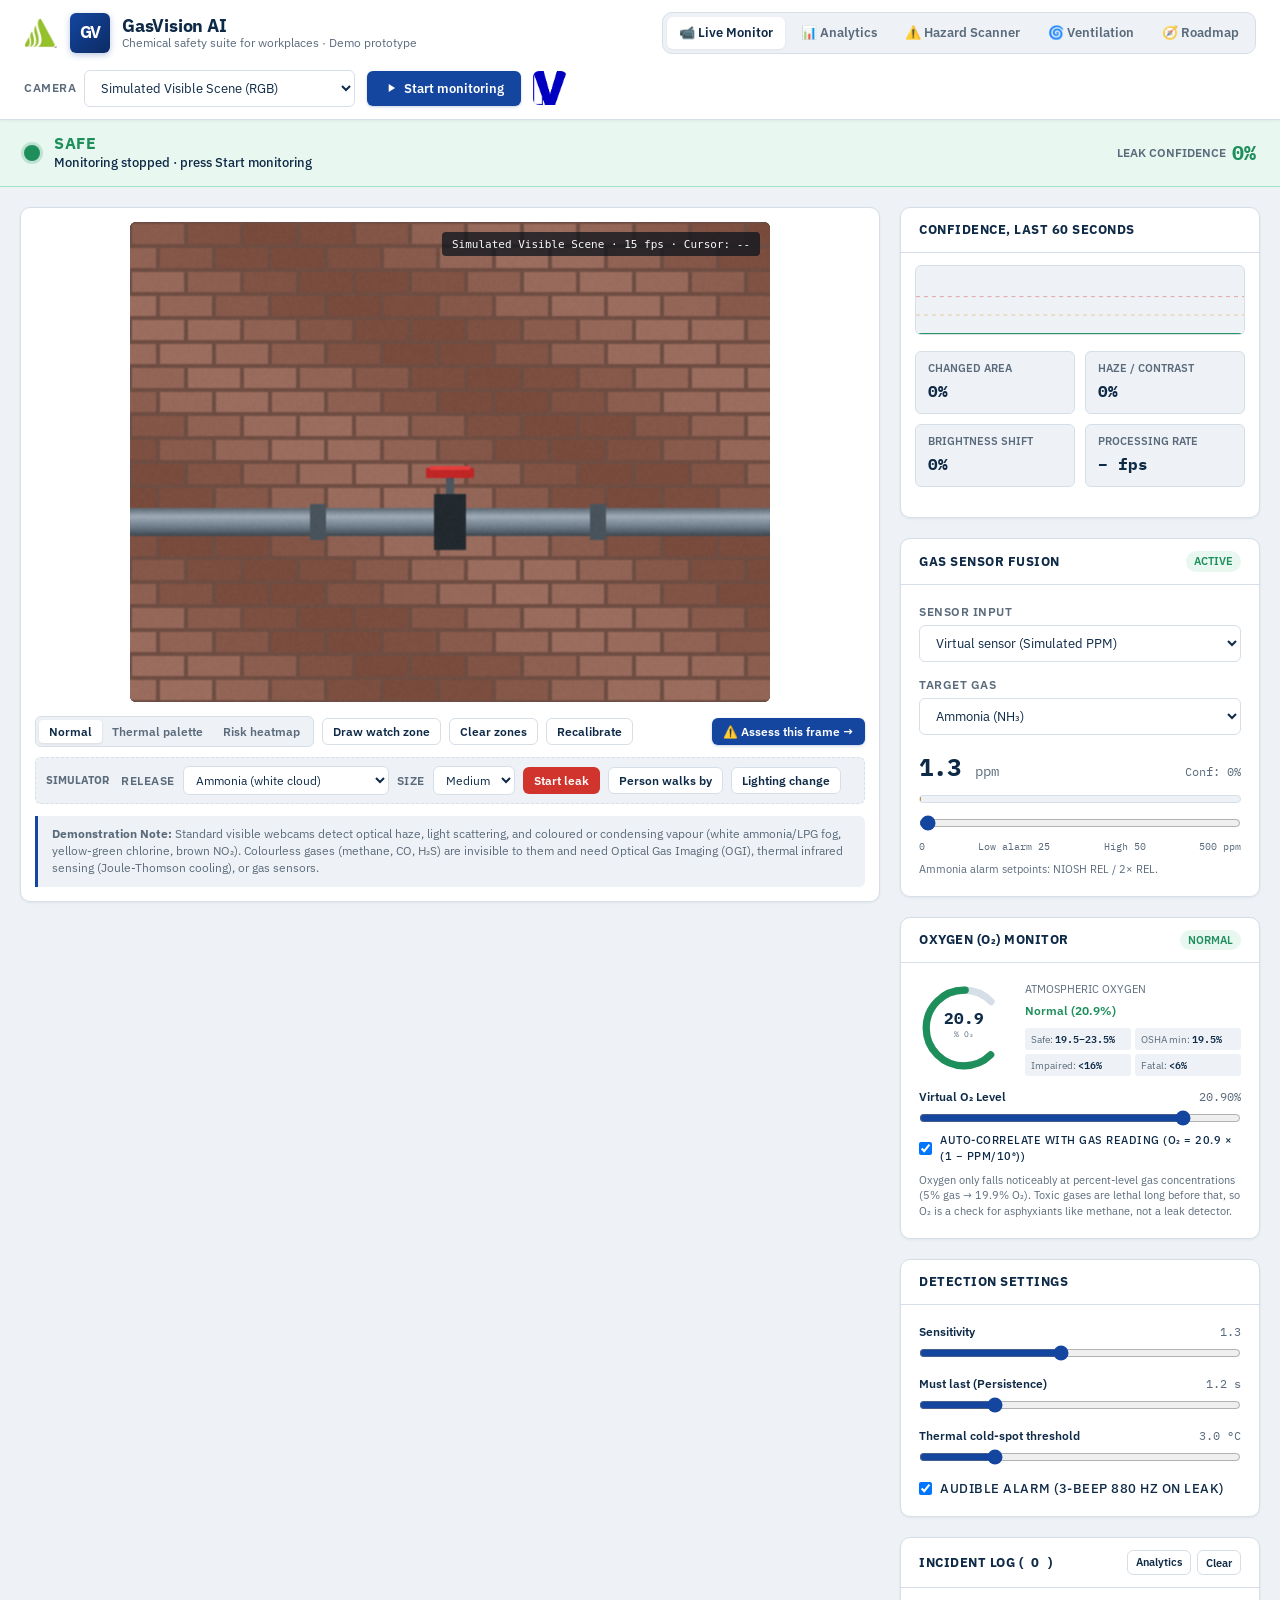
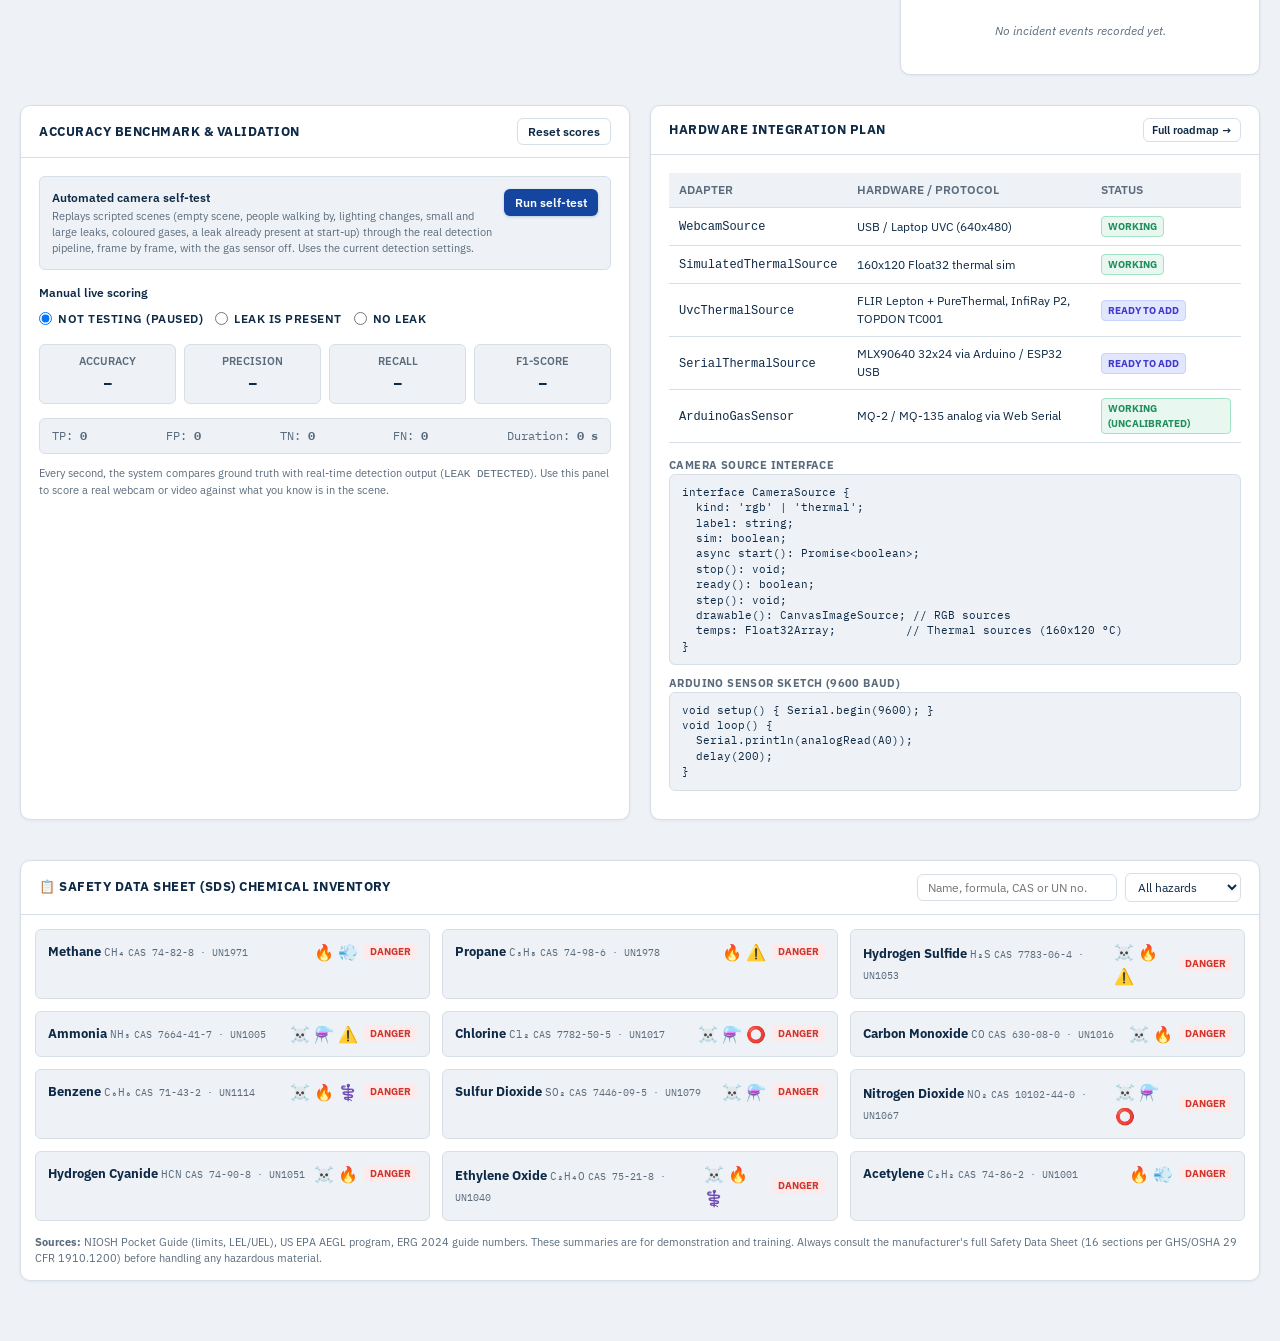
<file: index.html>
<!DOCTYPE html>
<html lang="en">
<head>
  <meta charset="UTF-8">
  <meta name="viewport" content="width=device-width, initial-scale=1.0">
  <title>GasVision AI – Chemical Safety Suite</title>
  <meta name="description" content="AI camera leak detection, analytics and chemical hazard assessment for workplaces (demo prototype).">
  <link rel="preconnect" href="https://fonts.googleapis.com">
  <link rel="preconnect" href="https://fonts.gstatic.com" crossorigin>
  <link href="https://fonts.googleapis.com/css2?family=IBM+Plex+Mono:wght@400;500;600&family=IBM+Plex+Sans:wght@400;500;600;700&display=swap" rel="stylesheet">
  <link rel="stylesheet" href="css/app.css">
  <link rel="stylesheet" href="css/views.css">
</head>
<body>

  <!-- Hidden Video File Input -->
  <input type="file" id="videoFileInput" accept="video/*" hidden>

  <!-- Top Navigation Header -->
  <header>
    <div class="brand-section">
      <img src="assets/sarvam_icon.png" onerror="this.src='[data-uri]'" alt="Sarvam Safety" title="Sarvam Safety" class="header-icon-logo header-icon-left">
      <div class="logo-square" aria-hidden="true">GV</div>
      <div class="brand-titles">
        <h1>GasVision AI</h1>
        <p>Chemical safety suite for workplaces &middot; Demo prototype</p>
      </div>
    </div>

    <nav class="app-nav" aria-label="Screens">
      <a href="#monitor" data-route="monitor" class="nav-link">📹 Live Monitor</a>
      <a href="#analytics" data-route="analytics" class="nav-link">📊 Analytics <span id="navIncidentBadge" class="nav-badge" hidden>0</span></a>
      <a href="#hazard" data-route="hazard" class="nav-link">⚠️ Hazard Scanner</a>
      <a href="#ventilation" data-route="ventilation" class="nav-link">🌀 Ventilation</a>
      <a href="#roadmap" data-route="roadmap" class="nav-link">🧭 Roadmap</a>
    </nav>

    <div class="header-controls">
      <div class="control-group">
        <label for="cameraSourceSelect">Camera</label>
        <select id="cameraSourceSelect">
          <option value="sim-rgb" selected>Simulated Visible Scene (RGB)</option>
          <option value="sim-thermal">Simulated Thermal Camera (160x120)</option>
          <option value="webcam">Webcam (Live Laptop Camera)</option>
          <option value="video-file">Video File (Local MP4/WebM)</option>
        </select>
      </div>

      <button id="toggleMonitorBtn" class="btn btn-primary" aria-live="polite">
        <svg width="14" height="14" viewBox="0 0 24 24" fill="currentColor">
          <path d="M8 5v14l11-7z"/>
        </svg>
        <span>Start monitoring</span>
      </button>

      <img src="assets/iinvty_icon.png" onerror="this.src='[data-uri]'" alt="IINVTY" title="IINVTY" class="header-icon-logo header-icon-right">
    </div>
  </header>

  <!-- Full-Width Status Band (visible on every screen) -->
  <div id="statusBand" class="status-band state-safe" role="region" aria-label="System status">
    <div class="status-left">
      <div class="status-dot" aria-hidden="true"></div>
      <div class="status-text-wrap">
        <div id="statusHeading" class="status-heading">SAFE</div>
        <div id="statusSubtext" class="status-subtext">Monitoring stopped &middot; press Start monitoring</div>
      </div>
    </div>
    <div class="status-right">
      <button id="statusAssessBtn" class="btn btn-danger btn-sm" hidden>Assess hazard →</button>
      <span class="conf-label">Leak confidence</span>
      <span id="statusConfidence" class="conf-value">0%</span>
    </div>
  </div>

  <!-- =================================================================
       VIEW 1 · LIVE MONITOR
       ================================================================= -->
  <main id="view-monitor" class="view">
  <div class="container">
    <div class="main-grid">

      <!-- Left Column: Video Feed & Primary Controls -->
      <section class="feed-column">
        <div class="card">
          <div class="card-body" style="padding: 14px;">
            <div class="feed-wrapper" id="feedWrapper">
              <canvas id="displayCanvas" width="640" height="480"></canvas>

              <!-- Camera Permission / Error Overlay -->
              <div id="cameraErrorOverlay" class="feed-overlay" hidden>
                <h3>Webcam Access Required</h3>
                <p>Could not connect to webcam. Please ensure your browser allows camera access for this tab, or open this HTML file directly in its own tab, or return to the simulated scene.</p>
                <div style="display: flex; gap: 8px;">
                  <button id="retryCameraBtn" class="btn btn-primary btn-sm">Retry Webcam</button>
                  <button id="fallbackSimBtn" class="btn btn-secondary btn-sm">Switch to Simulated Scene</button>
                </div>
              </div>

              <!-- Calibration Overlay -->
              <div id="calibrationOverlay" class="feed-overlay" style="background: rgba(12, 19, 29, 0.65);" hidden>
                <div class="spinner"></div>
                <h3 id="calibrationText">Calibrating background baseline... 3 s</h3>
                <p style="font-size: 12px; margin-bottom: 0;">Observing ambient noise floor and learning background model</p>
              </div>
            </div>

            <!-- Feed Toolbar -->
            <div class="feed-toolbar">
              <div class="toolbar-group">
                <div class="segmented-control" id="viewModeControl" role="group" aria-label="Display View">
                  <button class="segmented-btn active" data-view="normal">Normal</button>
                  <button class="segmented-btn" data-view="thermal">Thermal palette</button>
                  <button class="segmented-btn" data-view="heatmap">Risk heatmap</button>
                </div>

                <button id="drawZoneBtn" class="btn btn-secondary btn-sm" title="Click and drag a box on the camera feed">
                  Draw watch zone
                </button>
                <button id="clearZonesBtn" class="btn btn-secondary btn-sm" title="Clear custom watch zones">
                  Clear zones
                </button>
                <button id="recalibrateBtn" class="btn btn-secondary btn-sm" title="Reset and re-learn background baseline">
                  Recalibrate
                </button>
              </div>
              <button id="assessNowBtn" class="btn btn-primary btn-sm" title="Send the current frame to the Hazard Scanner">
                ⚠️ Assess this frame →
              </button>
            </div>

            <!-- Simulation Only Controls -->
            <div class="sim-panel" id="simControlsGroup">
              <span class="sim-panel-title">Simulator</span>
              <div class="control-group">
                <label for="simChemicalSelect">Release</label>
                <select id="simChemicalSelect" class="select-sm"></select>
              </div>
              <div class="control-group">
                <label for="simLeakSize">Size</label>
                <select id="simLeakSize" class="select-sm">
                  <option value="0.35">Small</option>
                  <option value="1" selected>Medium</option>
                  <option value="1.5">Large</option>
                </select>
              </div>
              <button id="toggleLeakBtn" class="btn btn-danger btn-sm">Start leak</button>
              <button id="walkPersonBtn" class="btn btn-secondary btn-sm" title="Send a moving human across the scene to test false-alarm rejection">
                Person walks by
              </button>
              <button id="lightingBtn" class="btn btn-secondary btn-sm" title="Dim or restore the lights (thermal: HVAC temperature swing) to test false-alarm rejection">
                Lighting change
              </button>
            </div>

            <div class="context-tip">
              <strong>Demonstration Note:</strong> Standard visible webcams detect optical haze, light scattering, and coloured or condensing vapour (white ammonia/LPG fog, yellow-green chlorine, brown NO₂). Colourless gases (methane, CO, H₂S) are invisible to them and need Optical Gas Imaging (OGI), thermal infrared sensing (Joule-Thomson cooling), or gas sensors.
            </div>
          </div>
        </div>
      </section>

      <!-- Right Column: Telemetry, Fusion, Settings & Alerts -->
      <aside class="sidebar-column">

        <!-- Sparkline Card -->
        <div class="card">
          <div class="card-header">
            <span class="card-title">Confidence, last 60 seconds</span>
          </div>
          <div class="card-body" style="padding: 12px 14px 14px 14px;">
            <div class="sparkline-container">
              <canvas id="sparklineCanvas" width="330" height="70"></canvas>
            </div>

            <div class="metrics-tiles">
              <div class="tile">
                <span class="tile-label">Changed area</span>
                <span id="tileArea" class="tile-value">0%</span>
              </div>
              <div class="tile">
                <span class="tile-label">Haze / contrast</span>
                <span id="tileHaze" class="tile-value">0%</span>
              </div>
              <div class="tile">
                <span id="tileShiftLabel" class="tile-label">Brightness shift</span>
                <span id="tileShift" class="tile-value">0%</span>
              </div>
              <div class="tile">
                <span class="tile-label">Processing rate</span>
                <span id="tileFps" class="tile-value">– fps</span>
              </div>
            </div>
          </div>
        </div>

        <!-- Gas Sensor Fusion Card -->
        <div class="card">
          <div class="card-header">
            <span class="card-title">Gas Sensor Fusion</span>
            <span id="sensorStatusBadge" class="sensor-badge" style="background: var(--safe-bg); color: var(--safe);">Active</span>
          </div>
          <div class="card-body">
            <div class="setting-row">
              <label for="sensorModeSelect">Sensor Input</label>
              <select id="sensorModeSelect">
                <option value="off">Off (Camera only)</option>
                <option value="virtual" selected>Virtual sensor (Simulated PPM)</option>
                <option value="arduino">Arduino (USB via Web Serial)</option>
              </select>
            </div>

            <div class="setting-row">
              <label for="sensorGasSelect">Target gas</label>
              <select id="sensorGasSelect"></select>
            </div>

            <div id="virtualSensorWrap">
              <div class="sensor-readout">
                <span class="sensor-ppm-display"><span id="sensorPpmVal">0</span> <span style="font-size: 14px; color: var(--muted); font-weight: normal;">ppm</span></span>
                <span id="sensorConfVal" style="font-family: var(--font-mono); font-size: 12px; color: var(--muted);">Conf: 0%</span>
              </div>
              <div class="sensor-bar-bg">
                <div id="sensorBarFill" class="sensor-bar-fill"></div>
              </div>
              <input type="range" id="virtualSensorSlider" min="0" max="500" step="1" value="0" aria-label="Virtual sensor reading">
              <div id="sensorScale" class="sensor-scale"></div>
              <p id="sensorBasis" class="fine-print"></p>
            </div>

            <div id="arduinoSerialWrap" hidden style="margin-top: 10px;">
              <button id="connectSerialBtn" class="btn btn-secondary btn-sm" style="width: 100%;">
                Connect Arduino USB
              </button>
              <p class="fine-print">
                Reads a 9600 baud serial stream from an MQ-series analog pin. Uses an <strong>uncalibrated</strong> demo mapping (<code>ppm &approx; raw &times; 2</code>); real deployments need a calibrated sensor.
              </p>
            </div>
          </div>
        </div>

        <!-- Oxygen Monitoring Card -->
        <div class="card">
          <div class="card-header">
            <span class="card-title">Oxygen (O₂) Monitor</span>
            <span id="o2StatusBadge" class="sensor-badge" style="background: var(--safe-bg); color: var(--safe);">Normal</span>
          </div>
          <div class="card-body">
            <div style="display: flex; align-items: center; gap: 16px; margin-bottom: 12px;">
              <div style="position: relative; width: 90px; height: 90px; flex-shrink: 0;">
                <svg id="o2Gauge" viewBox="0 0 100 100" width="90" height="90">
                  <circle cx="50" cy="50" r="42" fill="none" stroke="var(--border)" stroke-width="8" stroke-dasharray="198 66" stroke-dashoffset="-33" stroke-linecap="round"/>
                  <circle id="o2GaugeArc" cx="50" cy="50" r="42" fill="none" stroke="var(--safe)" stroke-width="8" stroke-dasharray="198 66" stroke-dashoffset="-33" stroke-linecap="round" style="transition: stroke-dasharray 0.3s ease, stroke 0.3s ease;"/>
                  <text x="50" y="46" text-anchor="middle" font-family="var(--font-mono)" font-size="18" font-weight="700" fill="var(--ink)"><tspan id="o2ValueText">20.9</tspan></text>
                  <text x="50" y="60" text-anchor="middle" font-family="var(--font-mono)" font-size="9" fill="var(--muted)">% O₂</text>
                </svg>
              </div>
              <div style="flex-grow: 1;">
                <div style="font-size: 11px; color: var(--muted); margin-bottom: 4px;">ATMOSPHERIC OXYGEN</div>
                <div id="o2StatusText" style="font-size: 12px; font-weight: 600; color: var(--safe); margin-bottom: 8px;">Normal (20.9%)</div>
                <div class="o2-thresholds">
                  <div><span>Safe:</span> <b>19.5–23.5%</b></div>
                  <div><span>OSHA min:</span> <b>19.5%</b></div>
                  <div><span>Impaired:</span> <b>&lt;16%</b></div>
                  <div><span>Fatal:</span> <b>&lt;6%</b></div>
                </div>
              </div>
            </div>
            <div class="setting-row" style="margin-bottom: 6px;">
              <div class="setting-header">
                <span class="setting-title">Virtual O₂ Level</span>
                <span id="o2SliderVal" class="setting-val">20.90%</span>
              </div>
              <input type="range" id="o2Slider" min="0" max="25" step="0.1" value="20.9" aria-label="Virtual oxygen level">
            </div>
            <label class="checkbox-row" style="font-size: 11px;">
              <input type="checkbox" id="o2AutoCorrelate" checked>
              <span>Auto-correlate with gas reading (O₂ = 20.9 × (1 − ppm/10⁶))</span>
            </label>
            <p class="fine-print">Oxygen only falls noticeably at percent-level gas concentrations (5% gas → 19.9% O₂). Toxic gases are lethal long before that, so O₂ is a check for asphyxiants like methane, not a leak detector.</p>
          </div>
        </div>

        <!-- Detection Settings Card -->
        <div class="card">
          <div class="card-header">
            <span class="card-title">Detection Settings</span>
          </div>
          <div class="card-body">
            <div class="setting-row">
              <div class="setting-header">
                <span class="setting-title">Sensitivity</span>
                <span id="valSensitivity" class="setting-val">1.3</span>
              </div>
              <input type="range" id="sliderSensitivity" min="0.6" max="2.2" step="0.1" value="1.3">
            </div>

            <div class="setting-row">
              <div class="setting-header">
                <span class="setting-title">Must last (Persistence)</span>
                <span id="valPersistence" class="setting-val">1.2 s</span>
              </div>
              <input type="range" id="sliderPersistence" min="0.4" max="4.0" step="0.2" value="1.2">
            </div>

            <div class="setting-row">
              <div class="setting-header">
                <span class="setting-title">Thermal cold-spot threshold</span>
                <span id="valColdThresh" class="setting-val">3.0 &deg;C</span>
              </div>
              <input type="range" id="sliderColdThresh" min="1.0" max="10.0" step="0.5" value="3.0">
            </div>

            <label class="checkbox-row">
              <input type="checkbox" id="alarmSoundToggle" checked>
              <span>Audible Alarm (3-beep 880 Hz on Leak)</span>
            </label>
          </div>
        </div>

        <!-- Alert Log Card -->
        <div class="card">
          <div class="card-header">
            <span class="card-title">Incident Log (<span id="alertCount">0</span>)</span>
            <div style="display: flex; gap: 6px;">
              <a href="#analytics" class="btn btn-secondary btn-xs">Analytics</a>
              <button id="clearAlertsBtn" class="btn btn-secondary btn-xs">Clear</button>
            </div>
          </div>
          <div class="card-body" style="padding: 10px;">
            <div id="alertList" class="alert-list">
              <div class="empty-log">No incident events recorded yet.</div>
            </div>
          </div>
        </div>

      </aside>
    </div>

    <!-- Lower Section: Accuracy Testing & Hardware Integration Plan -->
    <div class="lower-grid">

      <!-- Accuracy Test Panel -->
      <section class="card">
        <div class="card-header">
          <span class="card-title">Accuracy Benchmark &amp; Validation</span>
          <button id="resetAccuracyBtn" class="btn btn-secondary btn-sm">Reset scores</button>
        </div>
        <div class="card-body">
          <div class="benchmark-box">
            <div class="benchmark-head">
              <div>
                <div class="setting-title">Automated camera self-test</div>
                <p class="fine-print" style="margin-top: 2px;">Replays scripted scenes (empty scene, people walking by, lighting changes, small and large leaks, coloured gases, a leak already present at start-up) through the real detection pipeline, frame by frame, with the gas sensor off. Uses the current detection settings.</p>
              </div>
              <button id="runBenchmarkBtn" class="btn btn-primary btn-sm">Run self-test</button>
            </div>
            <div id="benchmarkProgress" class="benchmark-progress" hidden><div id="benchmarkProgressFill"></div></div>
            <div id="benchmarkSummary" class="benchmark-summary" hidden></div>
            <div id="benchmarkResults" class="table-container" hidden></div>
          </div>

          <div class="setting-title" style="margin: 14px 0 8px;">Manual live scoring</div>
          <div class="accuracy-toggles">
            <label class="radio-pill">
              <input type="radio" name="groundTruth" value="none" checked>
              <span>Not testing (Paused)</span>
            </label>
            <label class="radio-pill">
              <input type="radio" name="groundTruth" value="leak">
              <span>Leak is present</span>
            </label>
            <label class="radio-pill">
              <input type="radio" name="groundTruth" value="noleak">
              <span>No leak</span>
            </label>
          </div>

          <div class="accuracy-stats-grid">
            <div class="stat-box">
              <div class="stat-label">Accuracy</div>
              <div id="statAccuracy" class="stat-val">&ndash;</div>
            </div>
            <div class="stat-box">
              <div class="stat-label">Precision</div>
              <div id="statPrecision" class="stat-val">&ndash;</div>
            </div>
            <div class="stat-box">
              <div class="stat-label">Recall</div>
              <div id="statRecall" class="stat-val">&ndash;</div>
            </div>
            <div class="stat-box">
              <div class="stat-label">F1-Score</div>
              <div id="statF1" class="stat-val">&ndash;</div>
            </div>
          </div>

          <div class="matrix-summary">
            <span>TP: <strong id="valTP">0</strong></span>
            <span>FP: <strong id="valFP">0</strong></span>
            <span>TN: <strong id="valTN">0</strong></span>
            <span>FN: <strong id="valFN">0</strong></span>
            <span>Duration: <strong id="valDuration">0 s</strong></span>
          </div>

          <p style="font-size: 11px; color: var(--muted); line-height: 1.4;">
            Every second, the system compares ground truth with real-time detection output (<code>LEAK DETECTED</code>). Use this panel to score a real webcam or video against what you know is in the scene.
          </p>
        </div>
      </section>

      <!-- Hardware Integration Plan -->
      <section class="card">
        <div class="card-header">
          <span class="card-title">Hardware Integration Plan</span>
          <a href="#roadmap" class="btn btn-secondary btn-xs">Full roadmap →</a>
        </div>
        <div class="card-body">
          <div class="table-container">
            <table>
              <thead>
                <tr>
                  <th>Adapter</th>
                  <th>Hardware / Protocol</th>
                  <th>Status</th>
                </tr>
              </thead>
              <tbody>
                <tr>
                  <td><code>WebcamSource</code></td>
                  <td>USB / Laptop UVC (640x480)</td>
                  <td><span class="status-badge badge-working">Working</span></td>
                </tr>
                <tr>
                  <td><code>SimulatedThermalSource</code></td>
                  <td>160x120 Float32 thermal sim</td>
                  <td><span class="status-badge badge-working">Working</span></td>
                </tr>
                <tr>
                  <td><code>UvcThermalSource</code></td>
                  <td>FLIR Lepton + PureThermal, InfiRay P2, TOPDON TC001</td>
                  <td><span class="status-badge badge-ready">Ready to add</span></td>
                </tr>
                <tr>
                  <td><code>SerialThermalSource</code></td>
                  <td>MLX90640 32x24 via Arduino / ESP32 USB</td>
                  <td><span class="status-badge badge-ready">Ready to add</span></td>
                </tr>
                <tr>
                  <td><code>ArduinoGasSensor</code></td>
                  <td>MQ-2 / MQ-135 analog via Web Serial</td>
                  <td><span class="status-badge badge-working">Working (uncalibrated)</span></td>
                </tr>
              </tbody>
            </table>
          </div>

          <div style="margin-top: 10px;">
            <span class="mini-heading">Camera Source Interface</span>
            <pre><code>interface CameraSource {
  kind: 'rgb' | 'thermal';
  label: string;
  sim: boolean;
  async start(): Promise&lt;boolean&gt;;
  stop(): void;
  ready(): boolean;
  step(): void;
  drawable(): CanvasImageSource; // RGB sources
  temps: Float32Array;          // Thermal sources (160x120 °C)
}</code></pre>
          </div>

          <div style="margin-top: 10px;">
            <span class="mini-heading">Arduino Sensor Sketch (9600 Baud)</span>
            <pre><code>void setup() { Serial.begin(9600); }
void loop() {
  Serial.println(analogRead(A0));
  delay(200);
}</code></pre>
          </div>
        </div>
      </section>

    </div>

    <!-- SDS Chemical Inventory -->
    <section class="card" style="margin-top: 20px;">
      <div class="card-header">
        <span class="card-title">📋 Safety Data Sheet (SDS) Chemical Inventory</span>
        <div style="display: flex; gap: 8px; align-items: center; flex-wrap: wrap;">
          <input type="text" id="sdsSearchInput" placeholder="Name, formula, CAS or UN no." style="width: 200px; font-size: 12px; padding: 5px 10px;">
          <select id="sdsFilterSelect" style="font-size: 12px; padding: 5px 8px;">
            <option value="all">All hazards</option>
            <option value="flammable">🔥 Flammable</option>
            <option value="toxic">☠️ Toxic</option>
            <option value="asphyxiant">💨 Asphyxiant</option>
            <option value="corrosive">⚗️ Corrosive</option>
            <option value="oxidizer">⭕ Oxidizer</option>
          </select>
        </div>
      </div>
      <div class="card-body" style="padding: 14px;">
        <div id="sdsChemicalGrid" class="sds-grid"></div>
        <p class="fine-print" style="margin-top: 14px;">
          <strong>Sources:</strong> NIOSH Pocket Guide (limits, LEL/UEL), US EPA AEGL program, ERG 2024 guide numbers. These summaries are for demonstration and training. Always consult the manufacturer's full Safety Data Sheet (16 sections per GHS/OSHA 29 CFR 1910.1200) before handling any hazardous material.
        </p>
      </div>
    </section>
  </div>
  </main>

  <!-- =================================================================
       VIEW 2 · ANALYTICS
       ================================================================= -->
  <main id="view-analytics" class="view" hidden>
  <div class="container">
    <div class="page-head">
      <div>
        <h2>Analytics</h2>
        <p id="anSubtitle">Recorded by the Live Monitor on this device.</p>
      </div>
      <div class="page-actions">
        <div class="segmented-control" id="anRange" role="group" aria-label="Time range">
          <button class="segmented-btn" data-range="900000">15 min</button>
          <button class="segmented-btn" data-range="3600000">1 h</button>
          <button class="segmented-btn" data-range="28800000">8 h</button>
          <button class="segmented-btn active" data-range="86400000">24 h</button>
        </div>
        <span id="anDataBadge" class="data-badge">Live data</span>
        <button id="anSampleBtn" class="btn btn-secondary btn-sm">Load sample data</button>
        <button id="anExportTelemetryBtn" class="btn btn-secondary btn-sm">Telemetry CSV</button>
        <button id="anExportIncidentsBtn" class="btn btn-primary btn-sm">Incidents CSV</button>
      </div>
    </div>

    <div id="anEmpty" class="empty-state" hidden>
      <div class="empty-state-icon">📈</div>
      <h3>No monitoring data yet</h3>
      <p>Start monitoring on the Live Monitor. Readings are recorded every 2 seconds and incidents appear here automatically. You can also load a 24-hour sample dataset to explore the dashboard.</p>
      <div style="display: flex; gap: 8px; justify-content: center;">
        <a href="#monitor" class="btn btn-primary btn-sm">Go to Live Monitor</a>
        <button id="anEmptySampleBtn" class="btn btn-secondary btn-sm">Load sample data</button>
      </div>
    </div>

    <div id="anContent">
      <div class="kpi-row">
        <div class="kpi"><div class="kpi-label">Current state</div><div id="kpiState" class="kpi-value">–</div><div id="kpiStateSub" class="kpi-sub">&nbsp;</div></div>
        <div class="kpi"><div class="kpi-label">Gas reading</div><div id="kpiGas" class="kpi-value">–</div><div id="kpiGasSub" class="kpi-sub">&nbsp;</div></div>
        <div class="kpi"><div class="kpi-label">Oxygen</div><div id="kpiO2" class="kpi-value">–</div><div id="kpiO2Sub" class="kpi-sub">&nbsp;</div></div>
        <div class="kpi"><div class="kpi-label">Peak confidence</div><div id="kpiConf" class="kpi-value">–</div><div id="kpiConfSub" class="kpi-sub">&nbsp;</div></div>
        <div class="kpi"><div class="kpi-label">Incidents</div><div id="kpiIncidents" class="kpi-value">–</div><div id="kpiIncidentsSub" class="kpi-sub">&nbsp;</div></div>
        <div class="kpi"><div class="kpi-label">Time monitored</div><div id="kpiCoverage" class="kpi-value">–</div><div id="kpiCoverageSub" class="kpi-sub">&nbsp;</div></div>
      </div>

      <section class="card">
        <div class="card-header">
          <span class="card-title">Incident timeline</span>
          <div class="legend">
            <span><i class="legend-line" style="background: var(--ink);"></i>Fused confidence</span>
            <span><i class="legend-line" style="background: var(--brand);"></i>Gas (% of high alarm)</span>
            <span><i class="legend-swatch" style="background: var(--leak-bg); border-color: var(--leak-border);"></i>Leak</span>
            <span><i class="legend-swatch" style="background: var(--warning-bg); border-color: var(--warning-border);"></i>Warning</span>
          </div>
        </div>
        <div class="card-body">
          <div class="chart-box" style="height: 260px;"><canvas id="anTimeline" role="img" aria-label="Confidence and gas timeline"></canvas></div>
        </div>
      </section>

      <div class="an-grid">
        <section class="card">
          <div class="card-header"><span class="card-title">Oxygen level</span></div>
          <div class="card-body">
            <div class="chart-box" style="height: 220px;"><canvas id="anO2Chart" role="img" aria-label="Oxygen trend"></canvas></div>
          </div>
        </section>
        <section class="card">
          <div class="card-header">
            <span class="card-title">Exposure vs limits</span>
            <span class="fine-print" style="margin: 0;">Assumes a worker at the sensor</span>
          </div>
          <div class="card-body">
            <div class="table-container"><table id="anExposureTable"></table></div>
            <p class="fine-print">TWA = time-weighted average over 8 h (unmonitored time counts as zero). STEL = worst rolling 15-minute average.</p>
          </div>
        </section>
      </div>

      <section class="card">
        <div class="card-header"><span class="card-title">Incident log</span></div>
        <div class="card-body">
          <div class="table-container"><table id="anIncidentTable"></table></div>
        </div>
      </section>

      <div class="an-grid">
        <section class="card">
          <div class="card-header"><span class="card-title">Watch zone summary</span></div>
          <div class="card-body">
            <div class="table-container"><table id="anZoneTable"></table></div>
          </div>
        </section>
        <section class="card">
          <div class="card-header"><span class="card-title">Shift report</span></div>
          <div class="card-body">
            <div class="segmented-control" id="anShiftTabs" role="group" aria-label="Shift" style="margin-bottom: 12px;">
              <button class="segmented-btn active" data-shift="morning">Morning 06–14</button>
              <button class="segmented-btn" data-shift="afternoon">Afternoon 14–22</button>
              <button class="segmented-btn" data-shift="night">Night 22–06</button>
            </div>
            <div id="anShiftContent"></div>
          </div>
        </section>
      </div>

      <section class="card">
        <div class="card-header">
          <span class="card-title">Hazard assessments</span>
          <a href="#hazard" class="btn btn-secondary btn-xs">Open Hazard Scanner →</a>
        </div>
        <div class="card-body">
          <div id="anAssessmentList" class="assessment-list"></div>
        </div>
      </section>
    </div>
  </div>
  </main>

  <!-- =================================================================
       VIEW 3 · HAZARD SCANNER
       ================================================================= -->
  <main id="view-hazard" class="view" hidden>
  <div class="container">
    <div class="page-head">
      <div>
        <h2>Hazard Scanner</h2>
        <p>Capture the release, identify the chemical, and see what happens if it spreads into the air people breathe.</p>
      </div>
      <div class="page-actions">
        <span class="data-badge data-badge-warn">Screening estimate · not a substitute for emergency responders</span>
      </div>
    </div>

    <div class="hz-grid">
      <div class="hz-col">

        <!-- 1 · Capture -->
        <section class="card">
          <div class="card-header"><span class="card-title"><span class="step-num">1</span> Capture</span></div>
          <div class="card-body">
            <div class="hz-capture-buttons">
              <button id="hzGrabBtn" class="btn btn-primary btn-sm">📹 Grab from Live Monitor</button>
              <button id="hzWebcamBtn" class="btn btn-secondary btn-sm">📷 Use webcam</button>
              <button id="hzUploadBtn" class="btn btn-secondary btn-sm">🖼️ Upload photo</button>
              <input type="file" id="hzFileInput" accept="image/*" hidden>
            </div>

            <div id="hzWebcamWrap" class="hz-webcam" hidden>
              <video id="hzVideo" autoplay muted playsinline></video>
              <div class="hz-webcam-actions">
                <button id="hzCaptureBtn" class="btn btn-primary btn-sm">Capture photo</button>
                <button id="hzWebcamStopBtn" class="btn btn-secondary btn-sm">Close camera</button>
              </div>
            </div>

            <div class="hz-image-wrap" id="hzImageWrap">
              <canvas id="hzCanvas" width="640" height="480" aria-label="Captured image; drag to mark the release area"></canvas>
              <div id="hzImageEmpty" class="hz-image-empty">
                <strong>No image yet</strong>
                <span>Grab the current frame from the Live Monitor, take a webcam photo, or upload a picture of the release, container label or placard.</span>
              </div>
            </div>
            <div class="hz-image-meta">
              <span id="hzImageInfo" class="fine-print" style="margin: 0;">Drag on the image to mark the release area.</span>
              <button id="hzClearRoiBtn" class="btn btn-secondary btn-xs" hidden>Reset area</button>
            </div>

            <div class="setting-row" style="margin-top: 12px;">
              <label for="hzLabelText">Label, placard or UN number (optional)</label>
              <input type="text" id="hzLabelText" placeholder="e.g. Anhydrous Ammonia · UN1005 · CAS 7782-50-5">
            </div>
            <button id="hzAnalyzeBtn" class="btn btn-primary" style="width: 100%;" disabled>Analyse image</button>
          </div>
        </section>

        <!-- 2 · Identify -->
        <section class="card">
          <div class="card-header"><span class="card-title"><span class="step-num">2</span> Identify the chemical</span></div>
          <div class="card-body">
            <div id="hzVisionResult" class="hz-vision">
              <p class="fine-print" style="margin: 0;">Analyse an image to see on-device evidence: cloud colour, opacity, coverage and matches to the chemical database.</p>
            </div>
            <div id="hzCandidates" class="hz-candidates"></div>

            <div class="setting-row" style="margin-top: 12px;">
              <label for="hzChemicalSelect">Confirmed chemical (used for the threat model)</label>
              <select id="hzChemicalSelect"></select>
            </div>

            <details id="hzAiPanel" class="hz-ai">
              <summary>✨ AI photo identification with Claude <span class="fine-print">(optional)</span></summary>
              <div class="hz-ai-body">
                <p class="fine-print" style="margin-top: 0;">Sends the captured image to the Anthropic API to read labels, placards, GHS pictograms and cloud appearance. Needs your own API key. The key is used from this browser tab only; tick "remember" to keep it in this browser's local storage.</p>
                <div class="hz-ai-key">
                  <input type="password" id="hzApiKey" placeholder="sk-ant-…" autocomplete="off" aria-label="Anthropic API key">
                  <label class="checkbox-row" style="font-size: 11px;"><input type="checkbox" id="hzRememberKey"> Remember</label>
                </div>
                <button id="hzAiBtn" class="btn btn-secondary btn-sm" disabled>Identify with Claude</button>
                <div id="hzAiResult" class="hz-ai-result"></div>
              </div>
            </details>
          </div>
        </section>

        <!-- 3 · Scenario -->
        <section class="card">
          <div class="card-header"><span class="card-title"><span class="step-num">3</span> Release scenario</span></div>
          <div class="card-body">
            <div class="segmented-control" id="hzSetting" role="group" aria-label="Setting" style="margin-bottom: 12px;">
              <button class="segmented-btn active" data-setting="indoor">🏭 Indoor room</button>
              <button class="segmented-btn" data-setting="outdoor">🌬️ Outdoor</button>
            </div>

            <div class="form-grid">
              <div class="setting-row" style="grid-column: span 2;">
                <label for="hzReleasePreset">Release size</label>
                <select id="hzReleasePreset"></select>
                <span id="hzRateHint" class="fine-print" style="margin: 0;"></span>
              </div>
              <div class="setting-row">
                <label for="hzRate">Release rate (g/s)</label>
                <input type="number" id="hzRate" min="0.01" step="any" value="5">
              </div>
              <div class="setting-row">
                <label for="hzDuration">Duration (min)</label>
                <input type="number" id="hzDuration" min="1" max="480" step="1" value="15">
              </div>
              <div class="setting-row">
                <label for="hzTemp">Air temperature (°C)</label>
                <input type="number" id="hzTemp" min="-40" max="55" step="1" value="25">
              </div>
            </div>

            <div id="hzIndoor" class="form-grid">
              <div class="setting-row">
                <label>Room L × W × H (m)</label>
                <div class="dims">
                  <input type="number" id="hzRoomL" min="1" step="any" value="12" aria-label="Room length (m)">
                  <input type="number" id="hzRoomW" min="1" step="any" value="8" aria-label="Room width (m)">
                  <input type="number" id="hzRoomH" min="1" step="any" value="4" aria-label="Room height (m)">
                </div>
              </div>
              <div class="setting-row">
                <label for="hzAch">Ventilation (air changes/h)</label>
                <input type="number" id="hzAch" min="0" max="60" step="0.5" value="4">
              </div>
              <div class="setting-row" style="grid-column: span 2;">
                <label for="hzMixing">Air mixing</label>
                <select id="hzMixing">
                  <option value="1">Good – fans, open plan</option>
                  <option value="0.5" selected>Typical – general ventilation</option>
                  <option value="0.2">Poor – stagnant corners, obstructions</option>
                </select>
              </div>
            </div>

            <div id="hzOutdoor" class="form-grid" hidden>
              <div class="setting-row">
                <label for="hzWind">Wind speed (m/s)</label>
                <input type="number" id="hzWind" min="0.5" max="20" step="0.5" value="3">
              </div>
              <div class="setting-row">
                <label for="hzReceptor">Nearest people (m)</label>
                <input type="number" id="hzReceptor" min="1" max="10000" step="1" value="50">
              </div>
              <div class="setting-row" style="grid-column: span 2;">
                <label for="hzStability">Weather stability</label>
                <select id="hzStability"></select>
              </div>
            </div>

            <div class="hz-scenario-actions">
              <button id="hzSaveBtn" class="btn btn-primary btn-sm" disabled>Save to incident log</button>
              <button id="hzReportBtn" class="btn btn-secondary btn-sm" disabled>Download report</button>
            </div>
          </div>
        </section>
      </div>

      <div class="hz-col">
        <!-- Threat summary -->
        <section id="hzThreatCard" class="card threat-card threat-none">
          <div class="threat-banner">
            <div>
              <div class="threat-kicker" id="hzThreatKicker">Threat level</div>
              <div class="threat-level" id="hzThreatLevel">—</div>
            </div>
            <div class="threat-chem" id="hzThreatChem">Select or identify a chemical</div>
          </div>
          <p class="threat-headline" id="hzHeadline">The model updates as soon as a chemical is chosen.</p>
          <div class="hz-tiles" id="hzTiles"></div>
        </section>

        <section class="card">
          <div class="card-header">
            <span class="card-title" id="hzZoneTitle">Threat zones</span>
            <span id="hzZoneSub" class="fine-print" style="margin: 0;"></span>
          </div>
          <div class="card-body">
            <div id="hzZoneMap" class="hz-zone-map"></div>
            <div class="chart-box" style="height: 220px; margin-top: 12px;"><canvas id="hzProfileChart" role="img" aria-label="Concentration profile"></canvas></div>
            <div id="hzZoneTable" class="table-container" style="margin-top: 12px;"></div>
            <p id="hzModelNote" class="fine-print"></p>
          </div>
        </section>

        <section class="card">
          <div class="card-header"><span class="card-title">What happens if people are exposed</span></div>
          <div class="card-body" id="hzEffects"></div>
        </section>

        <section class="card">
          <div class="card-header"><span class="card-title">In the atmosphere</span></div>
          <div class="card-body" id="hzAtmosphere"></div>
        </section>

        <section class="card">
          <div class="card-header"><span class="card-title">Immediate actions</span></div>
          <div class="card-body" id="hzActions"></div>
        </section>
      </div>
    </div>
  </div>
  </main>

  <!-- =================================================================
       VIEW 4 · VENTILATION PLANNER (rendered by js/ventilation.js)
       ================================================================= -->
  <main id="view-ventilation" class="view" hidden>
    <div class="container" id="ventilationRoot"></div>
  </main>

  <!-- =================================================================
       VIEW 5 · ROADMAP
       ================================================================= -->
  <main id="view-roadmap" class="view" hidden>
  <div class="container">
    <div class="page-head">
      <div>
        <h2>Roadmap: what we can build next</h2>
        <p>From demo to a deployable workplace chemical-safety system. Ordered roughly by value for a pilot site.</p>
      </div>
    </div>
    <div id="roadmapGrid" class="roadmap-grid"></div>
  </div>
  </main>

<!-- Application scripts (plain scripts, no build step; works from file://) -->
  <script src="js/chemicals.js"></script>
  <script src="js/charts.js"></script>
  <script src="js/hazard-model.js"></script>
  <script src="js/telemetry.js"></script>
  <script src="js/monitor.js"></script>
  <script src="js/benchmark.js"></script>
  <script src="js/analytics.js"></script>
  <script src="js/hazard.js"></script>
  <script src="js/ventilation.js"></script>
  <script src="js/roadmap.js"></script>
  <script src="js/app.js"></script>
</body>
</html>
</file>
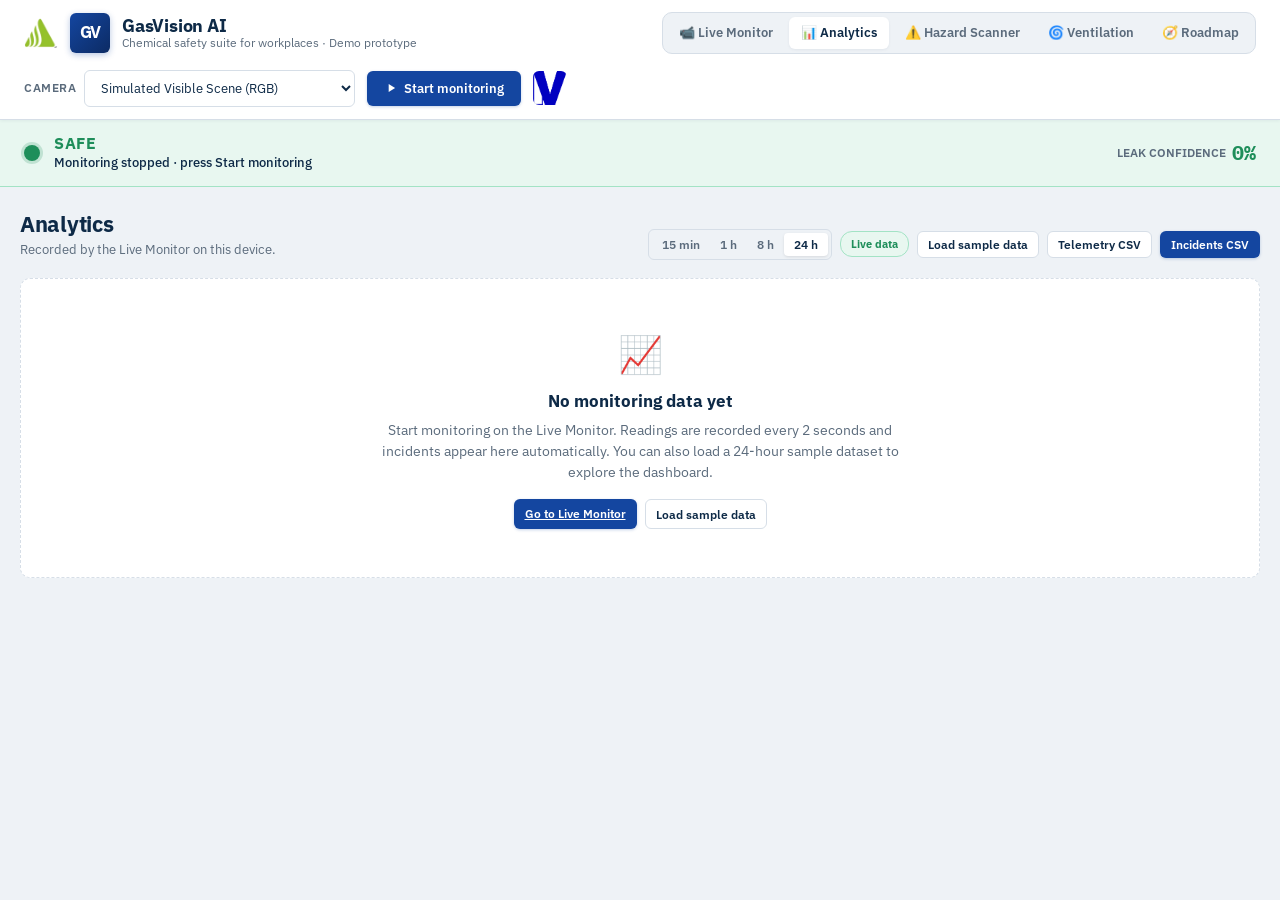
<file: dashboard.html>
<!DOCTYPE html>
<html lang="en">
<head>
  <meta charset="UTF-8">
  <title>GasVision AI – Analytics</title>
  <meta http-equiv="refresh" content="0; url=index.html#analytics">
</head>
<body>
  <p>The Analytics Dashboard is now part of the main app: <a href="index.html#analytics">open Analytics</a>.</p>
  <script>location.replace('index.html#analytics');</script>
</body>
</html>
</file>
<file: css/app.css>
:root {
  --bg: #EEF2F6;
  --panel: #FFFFFF;
  --panel-hover: #F8FAFC;
  --ink: #0E2A47;
  --muted: #5B6B7C;
  --border: #D6DEE7;
  --brand: #1446A0;
  --brand-hover: #0E357A;
  
  --safe: #1E8E5A;
  --safe-bg: #E8F7F0;
  --safe-border: #A3E3C5;
  
  --warning: #D48A06;
  --warning-bg: #FEF7E6;
  --warning-border: #FCD68A;
  
  --leak: #D0342C;
  --leak-bg: #FCEBEA;
  --leak-border: #F6ABA6;
  
  --font-main: 'IBM Plex Sans', -apple-system, BlinkMacSystemFont, 'Segoe UI', Roboto, sans-serif;
  --font-mono: 'IBM Plex Mono', ui-monospace, SFMono-Regular, Menlo, Monaco, Consolas, monospace;
  
  --radius-sm: 6px;
  --radius-md: 10px;
  --radius-lg: 14px;
  --shadow-sm: 0 1px 3px rgba(14, 42, 71, 0.06);
  --shadow-md: 0 4px 12px rgba(14, 42, 71, 0.08);
  --shadow-lg: 0 8px 24px rgba(14, 42, 71, 0.12);

  --ready-bg: #E0E7FF;
  --ready-ink: #4338CA;
  --ready-border: #C7D2FE;
}

/* Dark theme: follows the OS unless the host stamps data-theme="light";
   an explicit data-theme="dark" always wins. */
@media (prefers-color-scheme: dark) {
  :root:not([data-theme="light"]) {
    --bg: #0C131D;
    --panel: #141E2C;
    --panel-hover: #1A283C;
    --ink: #E2E8F0;
    --muted: #8EA0B4;
    --border: #233448;
    --brand: #2D72E2;
    --brand-hover: #4083F0;
    
    --safe: #27C27E;
    --safe-bg: #072618;
    --safe-border: #0D4E30;
    
    --warning: #F59E0B;
    --warning-bg: #2B1C04;
    --warning-border: #593905;
    
    --leak: #EF4444;
    --leak-bg: #300C0B;
    --leak-border: #5F1A18;
    
    --shadow-sm: 0 1px 3px rgba(0, 0, 0, 0.3);
    --shadow-md: 0 4px 12px rgba(0, 0, 0, 0.4);
    --shadow-lg: 0 8px 24px rgba(0, 0, 0, 0.5);
    --ready-bg: #1E1B4B;
    --ready-ink: #A5B4FC;
    --ready-border: #312E81;
  }
}

:root[data-theme="dark"] {
  --bg: #0C131D;
  --panel: #141E2C;
  --panel-hover: #1A283C;
  --ink: #E2E8F0;
  --muted: #8EA0B4;
  --border: #233448;
  --brand: #2D72E2;
  --brand-hover: #4083F0;
  
  --safe: #27C27E;
  --safe-bg: #072618;
  --safe-border: #0D4E30;
  
  --warning: #F59E0B;
  --warning-bg: #2B1C04;
  --warning-border: #593905;
  
  --leak: #EF4444;
  --leak-bg: #300C0B;
  --leak-border: #5F1A18;
  
  --shadow-sm: 0 1px 3px rgba(0, 0, 0, 0.3);
  --shadow-md: 0 4px 12px rgba(0, 0, 0, 0.4);
  --shadow-lg: 0 8px 24px rgba(0, 0, 0, 0.5);
  --ready-bg: #1E1B4B;
  --ready-ink: #A5B4FC;
  --ready-border: #312E81;
}

[hidden] {
  display: none !important;
}

* {
  box-sizing: border-box;
  margin: 0;
  padding: 0;
}

body {
  font-family: var(--font-main);
  background-color: var(--bg);
  color: var(--ink);
  line-height: 1.5;
  font-size: 14px;
  -webkit-font-smoothing: antialiased;
  padding-bottom: 40px;
}

/* Top Navigation Header */
header {
  background: var(--panel);
  border-bottom: 1px solid var(--border);
  padding: 12px 24px;
  display: flex;
  align-items: center;
  justify-content: space-between;
  gap: 16px;
  flex-wrap: wrap;
  position: sticky;
  top: env(safe-area-inset-top, 0px);
  z-index: 50;
  box-shadow: var(--shadow-sm);
}

.brand-section {
  display: flex;
  align-items: center;
  gap: 12px;
}

.logo-square {
  width: 40px;
  height: 40px;
  background: linear-gradient(135deg, var(--brand) 0%, #0c2b64 100%);
  color: #FFFFFF;
  border-radius: var(--radius-sm);
  display: flex;
  align-items: center;
  justify-content: center;
  font-weight: 700;
  font-size: 17px;
  letter-spacing: -0.5px;
  box-shadow: 0 2px 6px rgba(20, 70, 160, 0.3);
}

.brand-titles h1 {
  font-size: 18px;
  font-weight: 700;
  line-height: 1.2;
  color: var(--ink);
  letter-spacing: -0.2px;
}

.brand-titles p {
  font-size: 12px;
  color: var(--muted);
  line-height: 1.2;
}

.header-controls {
  display: flex;
  align-items: center;
  gap: 12px;
  flex-wrap: wrap;
}

.control-group {
  display: flex;
  align-items: center;
  gap: 8px;
}

label {
  font-size: 12px;
  font-weight: 600;
  color: var(--muted);
  text-transform: uppercase;
  letter-spacing: 0.5px;
}

select, input[type="text"], input[type="number"] {
  font-family: var(--font-main);
  font-size: 13px;
  padding: 8px 12px;
  border: 1px solid var(--border);
  background-color: var(--panel);
  color: var(--ink);
  border-radius: var(--radius-sm);
  outline: none;
  transition: border-color 0.15s ease, box-shadow 0.15s ease;
}

select:focus, input:focus {
  border-color: var(--brand);
  box-shadow: 0 0 0 3px rgba(20, 70, 160, 0.15);
}

.btn {
  font-family: var(--font-main);
  font-size: 13px;
  font-weight: 600;
  padding: 8px 16px;
  border-radius: var(--radius-sm);
  border: 1px solid transparent;
  cursor: pointer;
  display: inline-flex;
  align-items: center;
  justify-content: center;
  gap: 6px;
  transition: all 0.15s ease;
  white-space: nowrap;
}

.btn-primary {
  background-color: var(--brand);
  color: #FFFFFF;
  box-shadow: 0 1px 3px rgba(20, 70, 160, 0.25);
}

.btn-primary:hover {
  background-color: var(--brand-hover);
}

.btn-secondary {
  background-color: var(--panel);
  color: var(--ink);
  border-color: var(--border);
}

.btn-secondary:hover {
  background-color: var(--panel-hover);
  border-color: var(--muted);
}

.btn-danger {
  background-color: var(--leak);
  color: #FFFFFF;
}

.btn-danger:hover {
  background-color: #b3261f;
}

.btn-sm {
  padding: 5px 10px;
  font-size: 12px;
}

/* Signature Full-Width Status Band */
.status-band {
  padding: 14px 24px;
  border-bottom: 1px solid var(--border);
  display: flex;
  align-items: center;
  justify-content: space-between;
  gap: 16px;
  transition: background-color 0.3s ease, border-color 0.3s ease;
}

.status-band.state-safe {
  background-color: var(--safe-bg);
  border-bottom-color: var(--safe-border);
}

.status-band.state-warning {
  background-color: var(--warning-bg);
  border-bottom-color: var(--warning-border);
}

.status-band.state-leak {
  background-color: var(--leak-bg);
  border-bottom-color: var(--leak-border);
}

.status-left {
  display: flex;
  align-items: center;
  gap: 14px;
}

.status-dot {
  width: 16px;
  height: 16px;
  border-radius: 50%;
  flex-shrink: 0;
  position: relative;
}

.status-band.state-safe .status-dot {
  background-color: var(--safe);
  box-shadow: 0 0 0 3px rgba(30, 142, 90, 0.2);
}

.status-band.state-warning .status-dot {
  background-color: var(--warning);
  box-shadow: 0 0 0 3px rgba(212, 138, 6, 0.2);
}

.status-band.state-leak .status-dot {
  background-color: var(--leak);
  box-shadow: 0 0 0 3px rgba(208, 52, 44, 0.25);
  animation: pulseDot 1s infinite;
}

@keyframes pulseDot {
  0% { transform: scale(0.95); box-shadow: 0 0 0 0 rgba(208, 52, 44, 0.6); }
  70% { transform: scale(1.15); box-shadow: 0 0 0 8px rgba(208, 52, 44, 0); }
  100% { transform: scale(0.95); box-shadow: 0 0 0 0 rgba(208, 52, 44, 0); }
}

@media (prefers-reduced-motion: reduce) {
  .status-band.state-leak .status-dot {
    animation: none;
  }
}

.status-text-wrap {
  display: flex;
  flex-direction: column;
}

.status-heading {
  font-size: 16px;
  font-weight: 700;
  letter-spacing: 0.5px;
  text-transform: uppercase;
  line-height: 1.2;
}

.status-band.state-safe .status-heading { color: var(--safe); }
.status-band.state-warning .status-heading { color: var(--warning); }
.status-band.state-leak .status-heading { color: var(--leak); }

.status-subtext {
  font-size: 13px;
  color: var(--ink);
  font-weight: 500;
}

.status-right {
  display: flex;
  align-items: baseline;
  gap: 6px;
  font-family: var(--font-mono);
  font-weight: 600;
}

.conf-label {
  font-size: 12px;
  color: var(--muted);
  text-transform: uppercase;
  font-family: var(--font-main);
}

.conf-value {
  font-size: 20px;
  font-weight: 700;
}

.status-band.state-safe .conf-value { color: var(--safe); }
.status-band.state-warning .conf-value { color: var(--warning); }
.status-band.state-leak .conf-value { color: var(--leak); }

/* Main Grid Layout */
.container {
  max-width: 1360px;
  margin: 20px auto;
  padding: 0 20px;
}

.main-grid {
  display: grid;
  grid-template-columns: 1fr 360px;
  gap: 20px;
  align-items: start;
}

/* Cards */
.card {
  background: var(--panel);
  border: 1px solid var(--border);
  border-radius: var(--radius-md);
  box-shadow: var(--shadow-sm);
  overflow: hidden;
  margin-bottom: 20px;
}

.card-header {
  padding: 12px 18px;
  border-bottom: 1px solid var(--border);
  display: flex;
  align-items: center;
  justify-content: space-between;
  gap: 10px;
}

.card-title {
  font-size: 13px;
  font-weight: 700;
  color: var(--ink);
  text-transform: uppercase;
  letter-spacing: 0.5px;
  display: flex;
  align-items: center;
  gap: 8px;
}

.card-body {
  padding: 18px;
}

/* Video Feed Card */
.feed-wrapper {
  position: relative;
  background: #000000;
  border-radius: var(--radius-sm);
  overflow: hidden;
  aspect-ratio: 4 / 3;
  max-width: 640px;
  margin: 0 auto;
  display: flex;
  align-items: center;
  justify-content: center;
}

#displayCanvas {
  width: 100%;
  height: 100%;
  display: block;
  object-fit: contain;
  cursor: default;
}

#displayCanvas.drawing-zone {
  cursor: crosshair;
}

/* Feed Overlays */
.feed-overlay {
  position: absolute;
  inset: 0;
  background: rgba(12, 19, 29, 0.85);
  color: #FFFFFF;
  padding: 24px;
  display: flex;
  flex-direction: column;
  align-items: center;
  justify-content: center;
  text-align: center;
  z-index: 10;
  backdrop-filter: blur(4px);
}

.feed-overlay h3 {
  font-size: 16px;
  font-weight: 700;
  margin-bottom: 8px;
  color: #F8FAFC;
}

.feed-overlay p {
  font-size: 13px;
  color: #CBD5E1;
  max-width: 440px;
  margin-bottom: 16px;
  line-height: 1.4;
}

.feed-toolbar {
  display: flex;
  align-items: center;
  justify-content: space-between;
  gap: 10px;
  padding-top: 14px;
  flex-wrap: wrap;
}

.toolbar-group {
  display: flex;
  align-items: center;
  gap: 8px;
  flex-wrap: wrap;
}

.segmented-control {
  display: inline-flex;
  background: var(--bg);
  padding: 3px;
  border-radius: var(--radius-sm);
  border: 1px solid var(--border);
}

.segmented-btn {
  font-family: var(--font-main);
  font-size: 12px;
  font-weight: 600;
  padding: 4px 10px;
  border: none;
  background: transparent;
  color: var(--muted);
  cursor: pointer;
  border-radius: 4px;
  transition: all 0.15s ease;
}

.segmented-btn.active {
  background: var(--panel);
  color: var(--ink);
  box-shadow: 0 1px 3px rgba(0, 0, 0, 0.1);
}

.context-tip {
  margin-top: 12px;
  padding: 10px 14px;
  background: var(--bg);
  border-left: 3px solid var(--brand);
  border-radius: 0 var(--radius-sm) var(--radius-sm) 0;
  font-size: 12px;
  color: var(--muted);
  line-height: 1.4;
}

/* Right Column Telemetry */
.sparkline-container {
  position: relative;
  height: 70px;
  width: 100%;
  background: var(--bg);
  border-radius: var(--radius-sm);
  overflow: hidden;
  margin-bottom: 16px;
  border: 1px solid var(--border);
}

#sparklineCanvas {
  width: 100%;
  height: 100%;
  display: block;
}

.metrics-tiles {
  display: grid;
  grid-template-columns: 1fr 1fr;
  gap: 10px;
  margin-bottom: 16px;
}

.tile {
  background: var(--bg);
  border: 1px solid var(--border);
  border-radius: var(--radius-sm);
  padding: 10px 12px;
  display: flex;
  flex-direction: column;
}

.tile-label {
  font-size: 11px;
  color: var(--muted);
  text-transform: uppercase;
  font-weight: 600;
  margin-bottom: 4px;
  line-height: 1.2;
}

.tile-value {
  font-family: var(--font-mono);
  font-size: 16px;
  font-weight: 700;
  color: var(--ink);
}

/* Sliders & Settings */
.setting-row {
  display: flex;
  flex-direction: column;
  gap: 4px;
  margin-bottom: 14px;
}

.setting-header {
  display: flex;
  justify-content: space-between;
  align-items: center;
}

.setting-title {
  font-size: 12px;
  font-weight: 600;
  color: var(--ink);
}

.setting-val {
  font-family: var(--font-mono);
  font-size: 12px;
  color: var(--muted);
}

input[type="range"] {
  width: 100%;
  accent-color: var(--brand);
  cursor: pointer;
}

.checkbox-row {
  display: flex;
  align-items: center;
  gap: 8px;
  cursor: pointer;
  font-size: 13px;
  font-weight: 500;
  color: var(--ink);
  user-select: none;
}

/* Gas Sensor Section */
.sensor-readout {
  display: flex;
  align-items: baseline;
  justify-content: space-between;
  margin-bottom: 10px;
}

.sensor-ppm-display {
  font-family: var(--font-mono);
  font-size: 24px;
  font-weight: 700;
  color: var(--ink);
}

.sensor-badge {
  font-size: 11px;
  font-weight: 600;
  padding: 2px 8px;
  border-radius: 12px;
  text-transform: uppercase;
}

.sensor-bar-bg {
  height: 8px;
  background: var(--bg);
  border-radius: 4px;
  overflow: hidden;
  border: 1px solid var(--border);
  position: relative;
  margin-bottom: 12px;
}

.sensor-bar-fill {
  height: 100%;
  width: 0%;
  background: linear-gradient(90deg, var(--safe) 0%, var(--warning) 60%, var(--leak) 100%);
  transition: width 0.15s ease;
}

/* Alert Log */
.alert-list {
  max-height: 280px;
  overflow-y: auto;
  display: flex;
  flex-direction: column;
  gap: 8px;
}

.alert-item {
  display: flex;
  align-items: center;
  gap: 12px;
  padding: 8px;
  border-radius: var(--radius-sm);
  border: 1px solid var(--border);
  background: var(--bg);
}

.alert-thumb {
  width: 54px;
  height: 40px;
  border-radius: 4px;
  object-fit: cover;
  background: #000;
  flex-shrink: 0;
  border: 1px solid var(--border);
}

.alert-meta {
  display: flex;
  flex-direction: column;
  gap: 2px;
  flex-grow: 1;
  min-width: 0;
}

.alert-meta-top {
  display: flex;
  justify-content: space-between;
  align-items: center;
  font-size: 11px;
  font-weight: 600;
}

.alert-time {
  font-family: var(--font-mono);
  color: var(--muted);
}

.alert-conf {
  color: var(--leak);
  font-weight: 700;
  font-family: var(--font-mono);
}

.alert-details {
  font-size: 11px;
  color: var(--muted);
  white-space: nowrap;
  overflow: hidden;
  text-overflow: ellipsis;
}

.empty-log {
  padding: 24px;
  text-align: center;
  color: var(--muted);
  font-size: 12px;
  font-style: italic;
}

/* Lower Section: Accuracy & Hardware Roadmap */
.lower-grid {
  display: grid;
  grid-template-columns: 1fr 1fr;
  gap: 20px;
  margin-top: 10px;
}

.accuracy-toggles {
  display: flex;
  gap: 12px;
  margin-bottom: 16px;
  flex-wrap: wrap;
}

.radio-pill {
  display: flex;
  align-items: center;
  gap: 6px;
  font-size: 12px;
  font-weight: 600;
  color: var(--ink);
  cursor: pointer;
}

.accuracy-stats-grid {
  display: grid;
  grid-template-columns: repeat(4, 1fr);
  gap: 8px;
  margin-bottom: 14px;
}

.stat-box {
  background: var(--bg);
  border: 1px solid var(--border);
  border-radius: var(--radius-sm);
  padding: 8px;
  text-align: center;
}

.stat-label {
  font-size: 11px;
  color: var(--muted);
  font-weight: 600;
  text-transform: uppercase;
}

.stat-val {
  font-family: var(--font-mono);
  font-size: 16px;
  font-weight: 700;
  color: var(--ink);
  margin-top: 2px;
}

.matrix-summary {
  font-family: var(--font-mono);
  font-size: 12px;
  color: var(--muted);
  display: flex;
  justify-content: space-between;
  padding: 8px 12px;
  background: var(--bg);
  border-radius: var(--radius-sm);
  border: 1px solid var(--border);
  margin-bottom: 12px;
}

/* Table Styles */
.table-container {
  overflow-x: auto;
  margin-bottom: 14px;
}

table {
  width: 100%;
  border-collapse: collapse;
  font-size: 12px;
  text-align: left;
}

th {
  background: var(--bg);
  color: var(--muted);
  font-weight: 600;
  text-transform: uppercase;
  padding: 8px 10px;
  border-bottom: 1px solid var(--border);
}

td {
  padding: 8px 10px;
  border-bottom: 1px solid var(--border);
  color: var(--ink);
}

.status-badge {
  display: inline-block;
  padding: 2px 6px;
  border-radius: 4px;
  font-size: 10px;
  font-weight: 700;
  text-transform: uppercase;
}

.badge-working {
  background: var(--safe-bg);
  color: var(--safe);
  border: 1px solid var(--safe-border);
}

.badge-ready {
  background: var(--ready-bg);
  color: var(--ready-ink);
  border: 1px solid var(--ready-border);
}

pre code {
  display: block;
  font-family: var(--font-mono);
  font-size: 11px;
  background: var(--bg);
  padding: 10px 12px;
  border-radius: var(--radius-sm);
  border: 1px solid var(--border);
  color: var(--ink);
  overflow-x: auto;
  line-height: 1.4;
  margin-bottom: 10px;
}

/* Responsive */
@media (max-width: 980px) {
  .main-grid {
    grid-template-columns: 1fr;
  }
  .lower-grid {
    grid-template-columns: 1fr;
  }
}

/* SDS Chemical Cards */
.sds-card {
  background: var(--bg);
  border: 1px solid var(--border);
  border-radius: var(--radius-sm);
  overflow: hidden;
  cursor: pointer;
  transition: border-color 0.15s ease, box-shadow 0.15s ease;
}
.sds-card:hover {
  border-color: var(--brand);
  box-shadow: var(--shadow-md);
}
.sds-card-header {
  padding: 10px 12px;
  display: flex;
  align-items: center;
  justify-content: space-between;
  gap: 8px;
}
.sds-card-name {
  font-weight: 700;
  font-size: 13px;
  color: var(--ink);
}
.sds-card-formula {
  font-family: var(--font-mono);
  font-size: 11px;
  color: var(--muted);
}
.sds-card-cas {
  font-family: var(--font-mono);
  font-size: 10px;
  color: var(--muted);
}
.sds-pictograms {
  display: flex;
  gap: 4px;
  font-size: 16px;
}
.sds-card-body {
  padding: 0 12px 10px 12px;
  font-size: 11px;
  color: var(--ink);
  line-height: 1.4;
  display: none;
}
.sds-card.expanded .sds-card-body {
  display: block;
}
.sds-signal-danger {
  color: var(--leak);
  font-weight: 700;
  font-size: 10px;
  text-transform: uppercase;
  padding: 1px 6px;
  background: var(--leak-bg);
  border-radius: 3px;
}
.sds-signal-warning {
  color: var(--warning);
  font-weight: 700;
  font-size: 10px;
  text-transform: uppercase;
  padding: 1px 6px;
  background: var(--warning-bg);
  border-radius: 3px;
}
.sds-detail-grid {
  display: grid;
  grid-template-columns: 1fr 1fr;
  gap: 6px;
  margin-top: 8px;
}
.sds-detail-item {
  background: var(--panel);
  padding: 5px 8px;
  border-radius: 3px;
  border: 1px solid var(--border);
}
.sds-detail-label {
  font-size: 9px;
  color: var(--muted);
  text-transform: uppercase;
  font-weight: 600;
}
.sds-detail-value {
  font-family: var(--font-mono);
  font-size: 11px;
  color: var(--ink);
  font-weight: 600;
}
.sds-hazard-tags {
  display: flex;
  gap: 4px;
  flex-wrap: wrap;
  margin-top: 6px;
}
.sds-hazard-tag {
  font-size: 9px;
  padding: 1px 5px;
  border-radius: 3px;
  font-weight: 600;
  background: var(--bg);
  border: 1px solid var(--border);
  color: var(--muted);
}
.sds-detection-note {
  margin-top: 8px;
  padding: 6px 8px;
  background: rgba(20, 70, 160, 0.06);
  border-left: 3px solid var(--brand);
  border-radius: 0 3px 3px 0;
  font-size: 10px;
  color: var(--ink);
}

@keyframes spin {
  to { transform: rotate(360deg); }
}


/* Header Icon Logos (Sarvam Safety on left, IINVTY on right) */
.header-icon-logo {
  width: 34px;
  height: 34px;
  object-fit: contain;
  display: inline-block;
  flex-shrink: 0;
  border-radius: var(--radius-sm);
  transition: transform 0.15s ease, opacity 0.15s ease;
  user-select: none;
}
.header-icon-logo:hover {
  transform: scale(1.06);
  opacity: 0.95;
}
@media (max-width: 980px) {
  .header-icon-logo {
    width: 28px;
    height: 28px;
  }
}
</file>
<file: css/views.css>
/* =====================================================================
   APP SHELL · NAVIGATION
   ===================================================================== */
.app-nav {
  display: flex;
  gap: 4px;
  flex-wrap: wrap;
  background: var(--bg);
  padding: 4px;
  border-radius: var(--radius-md);
  border: 1px solid var(--border);
}

.nav-link {
  font-size: 13px;
  font-weight: 600;
  color: var(--muted);
  text-decoration: none;
  padding: 6px 12px;
  border-radius: var(--radius-sm);
  display: inline-flex;
  align-items: center;
  gap: 6px;
  white-space: nowrap;
  transition: background-color 0.15s ease, color 0.15s ease;
}

.nav-link:hover { color: var(--ink); background: var(--panel-hover); }

.nav-link.active {
  background: var(--panel);
  color: var(--ink);
  box-shadow: var(--shadow-sm);
}

.nav-badge {
  background: var(--leak);
  color: #fff;
  font-size: 10px;
  font-weight: 700;
  border-radius: 10px;
  padding: 0 6px;
  line-height: 16px;
}

.status-right { align-items: center; }
#statusAssessBtn { margin-right: 10px; }

.btn-xs { padding: 3px 8px; font-size: 11px; text-decoration: none; }
.select-sm { padding: 5px 8px; font-size: 12px; }
.muted { color: var(--muted); font-size: 11px; }
.bad { color: var(--leak); }
.good { color: var(--safe); }
.fine-print { font-size: 11px; color: var(--muted); line-height: 1.45; margin-top: 8px; }
.mini-heading { font-size: 11px; font-weight: 700; text-transform: uppercase; letter-spacing: 0.4px; color: var(--muted); display: block; }
.table-font-sans { font-family: var(--font-main); }
.empty-cell { padding: 18px; text-align: center; color: var(--muted); font-size: 12px; font-style: italic; }
td .muted { font-size: 10px; }

.spinner {
  width: 28px;
  height: 28px;
  border: 3px solid rgba(255, 255, 255, 0.2);
  border-top-color: #38bdf8;
  border-radius: 50%;
  animation: spin 0.8s linear infinite;
  margin-bottom: 12px;
}

.page-head {
  display: flex;
  justify-content: space-between;
  align-items: flex-end;
  gap: 16px;
  flex-wrap: wrap;
  margin-bottom: 18px;
}
.page-head h2 { font-size: 22px; letter-spacing: -0.3px; }
.page-head p { color: var(--muted); font-size: 13px; max-width: 720px; }
.page-actions { display: flex; gap: 8px; align-items: center; flex-wrap: wrap; }

.data-badge {
  font-size: 11px;
  font-weight: 700;
  padding: 4px 10px;
  border-radius: 12px;
  background: var(--safe-bg);
  color: var(--safe);
  border: 1px solid var(--safe-border);
  white-space: nowrap;
}
.data-badge-warn { background: var(--warning-bg); color: var(--warning); border-color: var(--warning-border); }

.btn-confirming { background: var(--leak) !important; color: #fff !important; border-color: var(--leak) !important; }

.file-preview {
  position: fixed;
  inset: 0;
  z-index: 200;
  background: rgba(8, 14, 22, 0.6);
  display: flex;
  align-items: center;
  justify-content: center;
  padding: 16px;
}
.file-preview-panel {
  background: var(--panel);
  color: var(--ink);
  border: 1px solid var(--border);
  border-radius: var(--radius-md);
  box-shadow: var(--shadow-lg);
  width: min(960px, 100%);
  height: min(80vh, 760px);
  display: flex;
  flex-direction: column;
  overflow: hidden;
}
.file-preview-head { display: flex; justify-content: space-between; gap: 12px; align-items: flex-start; padding: 12px 16px; border-bottom: 1px solid var(--border); flex-wrap: wrap; }
.file-preview-actions { display: flex; gap: 8px; }
.file-preview-body { flex: 1; width: 100%; border: 0; background: #fff; }
textarea.file-preview-body { font-family: var(--font-mono); font-size: 12px; padding: 12px; background: var(--bg); color: var(--ink); resize: none; }

.chart-box { position: relative; width: 100%; }
.chart-box canvas { display: block; width: 100%; height: 100%; }

/* =====================================================================
   LIVE MONITOR ADDITIONS
   ===================================================================== */
.sim-panel {
  display: flex;
  align-items: center;
  gap: 8px;
  flex-wrap: wrap;
  margin-top: 10px;
  padding: 8px 10px;
  background: var(--bg);
  border: 1px dashed var(--border);
  border-radius: var(--radius-sm);
}
.sim-panel-title { font-size: 11px; font-weight: 700; text-transform: uppercase; color: var(--muted); margin-right: 4px; }

.sensor-scale {
  display: flex;
  justify-content: space-between;
  font-size: 10px;
  color: var(--muted);
  font-family: var(--font-mono);
  margin-top: 2px;
  gap: 4px;
}

.o2-thresholds { display: grid; grid-template-columns: 1fr 1fr; gap: 4px; font-size: 10px; }
.o2-thresholds div { background: var(--bg); padding: 3px 6px; border-radius: 3px; }
.o2-thresholds span { color: var(--muted); }
.o2-thresholds b { font-family: var(--font-mono); font-weight: 600; }

.alert-actions { display: flex; align-items: center; justify-content: flex-end; gap: 6px; margin-top: 4px; }
.alert-thumb-empty { display: flex; align-items: center; justify-content: center; color: var(--muted); background: var(--bg); }

.sds-grid { display: grid; grid-template-columns: repeat(auto-fill, minmax(320px, 1fr)); gap: 12px; }
.sds-assess-btn { margin-top: 8px; width: 100%; }

.benchmark-box { background: var(--bg); border: 1px solid var(--border); border-radius: var(--radius-sm); padding: 12px; }
.benchmark-head { display: flex; justify-content: space-between; gap: 12px; align-items: flex-start; }
.benchmark-progress { height: 6px; background: var(--panel); border-radius: 3px; overflow: hidden; margin-top: 10px; border: 1px solid var(--border); }
.benchmark-progress div { height: 100%; width: 0; background: var(--brand); transition: width 0.2s ease; }
.benchmark-summary { margin-top: 12px; }
.benchmark-table td, .benchmark-table th { padding: 6px 8px; }
.benchmark-table { background: var(--panel); }
.badge-fail { background: var(--leak-bg); color: var(--leak); border: 1px solid var(--leak-border); }

.threat-chip {
  display: inline-block;
  font-size: 10px;
  font-weight: 800;
  letter-spacing: 0.4px;
  padding: 1px 7px;
  border-radius: 10px;
  color: #fff;
}
.threat-chip.threat-low { background: var(--safe); }
.threat-chip.threat-elevated { background: var(--warning); }
.threat-chip.threat-high { background: #EA7317; }
.threat-chip.threat-critical { background: var(--leak); }

/* =====================================================================
   ANALYTICS
   ===================================================================== */
.empty-state { text-align: center; padding: 48px 24px; background: var(--panel); border: 1px dashed var(--border); border-radius: var(--radius-md); margin-bottom: 20px; }
.empty-state-icon { font-size: 36px; margin-bottom: 8px; }
.empty-state h3 { font-size: 17px; margin-bottom: 6px; }
.empty-state p { color: var(--muted); max-width: 520px; margin: 0 auto 16px; }

.kpi-row { display: grid; grid-template-columns: repeat(6, 1fr); gap: 12px; margin-bottom: 20px; }
.kpi { background: var(--panel); border: 1px solid var(--border); border-radius: var(--radius-md); padding: 12px 14px; box-shadow: var(--shadow-sm); min-width: 0; }
.kpi-label { font-size: 11px; font-weight: 700; text-transform: uppercase; color: var(--muted); letter-spacing: 0.4px; }
.kpi-value { font-family: var(--font-mono); font-size: 22px; font-weight: 700; margin-top: 2px; white-space: nowrap; overflow: hidden; text-overflow: ellipsis; }
.kpi-sub { font-size: 11px; color: var(--muted); white-space: nowrap; overflow: hidden; text-overflow: ellipsis; }
.kpi-leak { color: var(--leak); }
.kpi-warning { color: var(--warning); }
.kpi-safe { color: var(--safe); }

.legend { display: flex; gap: 12px; flex-wrap: wrap; font-size: 11px; color: var(--muted); }
.legend span { display: inline-flex; align-items: center; gap: 5px; }
.legend-line { display: inline-block; width: 16px; height: 3px; border-radius: 2px; }
.legend-swatch { display: inline-block; width: 12px; height: 10px; border: 1px solid; border-radius: 2px; }

.an-grid { display: grid; grid-template-columns: 1fr 1fr; gap: 20px; }

.badge { display: inline-flex; align-items: center; padding: 2px 7px; border-radius: 4px; font-size: 10px; font-weight: 700; letter-spacing: 0.3px; font-family: var(--font-main); white-space: nowrap; }
.badge-safe { background: var(--safe-bg); color: var(--safe); }
.badge-warning { background: var(--warning-bg); color: var(--warning); }
.badge-leak { background: var(--leak-bg); color: var(--leak); }

.progress-bar-container { width: 90px; height: 5px; background: var(--border); border-radius: 3px; overflow: hidden; margin-top: 5px; }
.progress-bar-fill { height: 100%; border-radius: 3px; }

.table-thumb { width: 64px; height: 48px; object-fit: cover; border-radius: 4px; border: 1px solid var(--border); display: block; background: #000; }
.table-thumb-empty { display: flex; align-items: center; justify-content: center; color: var(--muted); background: var(--bg); }

.shift-stats { display: grid; grid-template-columns: repeat(2, 1fr); gap: 8px; margin-bottom: 10px; }
.shift-stat-item { background: var(--bg); padding: 8px 10px; border-radius: var(--radius-sm); }
.shift-stat-label { font-size: 11px; color: var(--muted); }
.shift-stat-val { font-family: var(--font-mono); font-size: 15px; font-weight: 600; }
.shift-summary { font-size: 13px; padding: 10px 12px; background: var(--safe-bg); color: var(--ink); border-radius: var(--radius-sm); border-left: 3px solid var(--safe); }
.shift-summary-warning { background: var(--warning-bg); border-left-color: var(--warning); }
.shift-summary-leak { background: var(--leak-bg); border-left-color: var(--leak); }

.assessment-list { display: flex; flex-direction: column; gap: 8px; }
.assessment-item { display: flex; gap: 12px; align-items: center; padding: 8px; background: var(--bg); border: 1px solid var(--border); border-radius: var(--radius-sm); }
.assessment-main { flex: 1; min-width: 0; }
.assessment-top { display: flex; gap: 6px; align-items: center; flex-wrap: wrap; font-size: 13px; }
.assessment-headline { font-size: 12px; color: var(--muted); margin-top: 2px; }

/* =====================================================================
   HAZARD SCANNER
   ===================================================================== */
.hz-grid { display: grid; grid-template-columns: minmax(0, 5fr) minmax(0, 6fr); gap: 20px; align-items: start; }
.hz-col { min-width: 0; }

.step-num {
  display: inline-flex;
  align-items: center;
  justify-content: center;
  width: 20px;
  height: 20px;
  border-radius: 50%;
  background: var(--brand);
  color: #fff;
  font-size: 11px;
}

.hz-capture-buttons { display: flex; gap: 8px; flex-wrap: wrap; margin-bottom: 12px; }
.hz-webcam { margin-bottom: 12px; }
.hz-webcam video { width: 100%; border-radius: var(--radius-sm); background: #000; display: block; }
.hz-webcam-actions { display: flex; gap: 8px; margin-top: 8px; }

.hz-image-wrap { position: relative; border-radius: var(--radius-sm); overflow: hidden; background: #0B131E; aspect-ratio: 4 / 3; }
.hz-image-wrap canvas { width: 100%; height: 100%; display: block; touch-action: none; cursor: crosshair; }
.hz-image-empty {
  position: absolute;
  inset: 0;
  display: flex;
  flex-direction: column;
  align-items: center;
  justify-content: center;
  text-align: center;
  gap: 6px;
  padding: 24px;
  color: #CBD5E1;
  font-size: 12px;
  pointer-events: none;
}
.hz-image-empty strong { color: #F8FAFC; font-size: 14px; }
.hz-image-meta { display: flex; justify-content: space-between; align-items: center; gap: 8px; margin-top: 6px; }

.hz-vision { margin-bottom: 10px; }
.hz-vision-head { display: flex; gap: 10px; align-items: center; margin-bottom: 8px; }
.hz-vision-title { font-weight: 700; font-size: 13px; }
.hz-swatch { width: 36px; height: 36px; border-radius: var(--radius-sm); border: 1px solid var(--border); flex-shrink: 0; }
.hz-swatch-empty { display: flex; align-items: center; justify-content: center; color: var(--muted); background: var(--bg); font-weight: 700; }

.evidence-list { list-style: none; display: flex; flex-direction: column; gap: 4px; }
.evidence-list li { font-size: 12px; padding: 5px 8px 5px 22px; border-radius: 4px; position: relative; background: var(--bg); line-height: 1.4; }
.evidence-list li::before { position: absolute; left: 7px; top: 5px; font-weight: 700; }
.ev-good::before { content: "\2713"; color: var(--safe); }
.ev-info::before { content: "i"; color: var(--brand); }
.ev-warn::before { content: "!"; color: var(--warning); }
p.ev-warn { font-size: 12px; color: var(--warning); margin-top: 6px; }

.hz-candidates { display: flex; flex-direction: column; gap: 4px; }
.candidate {
  display: grid;
  grid-template-columns: minmax(0, 1.4fr) 1fr 40px;
  gap: 8px;
  align-items: center;
  background: var(--bg);
  border: 1px solid var(--border);
  border-radius: var(--radius-sm);
  padding: 6px 8px;
  font-family: var(--font-main);
  font-size: 12px;
  color: var(--ink);
  cursor: pointer;
  text-align: left;
}
.candidate:hover { border-color: var(--brand); }
.candidate.selected { border-color: var(--brand); box-shadow: 0 0 0 2px rgba(20, 70, 160, 0.2); }
.candidate-steam { cursor: default; opacity: 0.8; }
.candidate-name { font-weight: 600; white-space: nowrap; overflow: hidden; text-overflow: ellipsis; }
.candidate-bar { height: 6px; background: var(--panel); border-radius: 3px; overflow: hidden; border: 1px solid var(--border); }
.candidate-bar span { display: block; height: 100%; background: var(--brand); }
.candidate-pct { font-family: var(--font-mono); text-align: right; }

.hz-ai { margin-top: 12px; border: 1px solid var(--border); border-radius: var(--radius-sm); background: var(--bg); }
.hz-ai summary { cursor: pointer; padding: 8px 10px; font-size: 13px; font-weight: 600; }
.hz-ai-body { padding: 0 10px 10px; }
.hz-ai-key { display: flex; gap: 8px; align-items: center; margin: 8px 0; }
.hz-ai-key input { flex: 1; min-width: 0; }
.ai-card { margin-top: 10px; font-size: 12px; background: var(--panel); border: 1px solid var(--border); border-radius: var(--radius-sm); padding: 10px; display: flex; flex-direction: column; gap: 6px; }
.ai-top { display: flex; gap: 8px; align-items: center; font-size: 13px; }

.form-grid { display: grid; grid-template-columns: 1fr 1fr; gap: 0 12px; }
.form-grid .setting-row { min-width: 0; }
.form-grid input, .form-grid select { width: 100%; }
.dims { display: grid; grid-template-columns: repeat(3, 1fr); gap: 6px; }
.dims input { width: 100%; min-width: 0; }
.hz-scenario-actions { display: flex; gap: 8px; flex-wrap: wrap; margin-top: 4px; }

.threat-card { border-left-width: 6px; }
.threat-banner { display: flex; justify-content: space-between; align-items: flex-start; gap: 16px; padding: 14px 18px 4px; }
.threat-kicker { font-size: 11px; font-weight: 700; text-transform: uppercase; color: var(--muted); }
.threat-level { font-size: 30px; font-weight: 800; letter-spacing: -0.5px; line-height: 1.1; }
.threat-chem { text-align: right; font-size: 13px; }
.threat-headline { padding: 4px 18px 12px; font-size: 14px; font-weight: 500; }
.threat-none { border-left-color: var(--border); }
.threat-low { border-left-color: var(--safe); }
.threat-low .threat-level { color: var(--safe); }
.threat-elevated { border-left-color: var(--warning); }
.threat-elevated .threat-level { color: var(--warning); }
.threat-high { border-left-color: #EA7317; }
.threat-high .threat-level { color: #EA7317; }
.threat-critical { border-left-color: var(--leak); background: linear-gradient(180deg, var(--leak-bg) 0%, var(--panel) 60%); }
.threat-critical .threat-level { color: var(--leak); }

.hz-tiles { display: grid; grid-template-columns: repeat(4, 1fr); gap: 8px; padding: 0 18px 16px; }
.hz-tile { background: var(--bg); border: 1px solid var(--border); border-radius: var(--radius-sm); padding: 8px 10px; min-width: 0; }
.hz-tile-value { font-family: var(--font-mono); font-size: 15px; font-weight: 700; white-space: nowrap; overflow: hidden; text-overflow: ellipsis; }
.hz-tile .muted { display: block; white-space: nowrap; overflow: hidden; text-overflow: ellipsis; }
.tile-bad { border-color: var(--leak-border); background: var(--leak-bg); }
.tile-bad .hz-tile-value { color: var(--leak); }

.zone-svg { width: 100%; height: auto; display: block; }
.svg-label { font-family: var(--font-main); font-size: 11px; fill: var(--muted); }
.svg-strong { font-weight: 700; fill: var(--ink); }
.svg-icon { font-family: var(--font-main); font-size: 9px; font-weight: 800; fill: #fff; }
.zone-legend { display: flex; flex-wrap: wrap; gap: 12px; font-size: 11px; color: var(--muted); }
.zone-legend span { display: inline-flex; align-items: center; gap: 5px; }
.zone-legend i { display: inline-block; width: 12px; height: 12px; border-radius: 2px; }
.zone-legend i.legend-dash { background: none; border: 2px dashed; }
.zone-dot { display: inline-block; width: 8px; height: 8px; border-radius: 50%; margin-right: 6px; }

.effects-lead { font-size: 13px; margin-bottom: 10px; }
.effect-ladder { list-style: none; display: flex; flex-direction: column; border: 1px solid var(--border); border-radius: var(--radius-sm); overflow: hidden; }
.effect-ladder li { display: grid; grid-template-columns: 150px 1fr; gap: 10px; padding: 7px 10px; font-size: 12px; border-bottom: 1px solid var(--border); }
.effect-ladder li:last-child { border-bottom: none; }
.effect-ppm { font-family: var(--font-mono); font-weight: 600; color: var(--muted); }
.effect-passed { background: var(--warning-bg); }
.effect-here { background: var(--leak-bg); font-weight: 600; }
.effect-here .effect-ppm { color: var(--leak); }
.here-tag { color: var(--leak); font-weight: 700; }
.aegl-table th, .aegl-table td { text-align: center; font-family: var(--font-mono); }
.aegl-table td:first-child { text-align: left; font-family: var(--font-main); max-width: 260px; }
.aegl-used { background: var(--warning-bg); font-weight: 700; }

.atmo-grid { display: grid; gap: 8px; margin-bottom: 10px; }
.atmo-item { display: flex; gap: 10px; align-items: flex-start; background: var(--bg); padding: 8px 10px; border-radius: var(--radius-sm); font-size: 13px; }
.atmo-icon { font-size: 18px; line-height: 1; }
.bullet-list { padding-left: 18px; font-size: 13px; display: flex; flex-direction: column; gap: 4px; }
.action-list { padding-left: 20px; font-size: 13px; display: flex; flex-direction: column; gap: 8px; }
.action-list .btn { margin-left: 4px; vertical-align: middle; }

/* =====================================================================
   VENTILATION PLANNER
   ===================================================================== */
.vp-grid { display: grid; grid-template-columns: minmax(0, 4fr) minmax(0, 6fr); gap: 20px; align-items: start; }
.vp-items { display: flex; flex-direction: column; gap: 8px; }
.vp-item { background: var(--bg); border: 1px solid var(--border); border-radius: var(--radius-sm); padding: 8px; display: flex; flex-direction: column; gap: 6px; }
.vp-item-top { display: flex; gap: 6px; }
.vp-item-top select { flex: 1; min-width: 0; }
.vp-item-row { display: flex; gap: 6px; flex-wrap: wrap; align-items: center; }
.vp-item-row select { flex: 1 1 150px; min-width: 0; padding: 5px 8px; font-size: 12px; }
.vp-inline { display: inline-flex; align-items: center; gap: 4px; font-size: 11px; text-transform: none; letter-spacing: 0; }
.vp-inline input { width: 64px; padding: 5px 6px; font-size: 12px; }
.vp-item-tags { display: flex; gap: 4px; flex-wrap: wrap; }
.density-tag { font-size: 10px; font-weight: 700; padding: 1px 6px; border-radius: 3px; }
.density-heavy { background: var(--warning-bg); color: var(--warning); }
.density-light { background: rgba(139, 92, 246, 0.14); color: #7C3AED; }
.density-neutral { background: var(--safe-bg); color: var(--safe); }
.vp-checks-inline { display: flex; flex-wrap: wrap; gap: 8px 16px; margin-top: 4px; }
.vp-drawing { background: var(--bg); border: 1px solid var(--border); border-radius: var(--radius-sm); padding: 8px; }

.check-list { list-style: none; display: flex; flex-direction: column; gap: 6px; }
.check-list li { display: flex; gap: 10px; align-items: flex-start; padding: 8px 10px; border-radius: var(--radius-sm); background: var(--bg); font-size: 13px; }
.check-list .muted { font-size: 12px; }
.check-icon { width: 20px; height: 20px; border-radius: 50%; display: inline-flex; align-items: center; justify-content: center; font-size: 11px; font-weight: 800; color: #fff; flex-shrink: 0; }
.check-pass .check-icon { background: var(--safe); }
.check-warn .check-icon { background: var(--warning); }
.check-fail .check-icon { background: var(--leak); }
.check-fail { border-left: 3px solid var(--leak); }
.check-warn { border-left: 3px solid var(--warning); }
.row-warn td { background: var(--leak-bg); }
.row-strong td { font-weight: 700; background: var(--bg); }

.vp-checklist { display: grid; grid-template-columns: repeat(4, 1fr); gap: 16px; }
.vp-check-group { display: flex; flex-direction: column; gap: 6px; }
.vp-check { align-items: flex-start; font-size: 12px; font-weight: 400; }
.vp-check input { margin-top: 2px; }

/* =====================================================================
   ROADMAP
   ===================================================================== */
.roadmap-grid { display: grid; grid-template-columns: repeat(auto-fill, minmax(380px, 1fr)); gap: 0 20px; }
.roadmap-list { list-style: none; display: flex; flex-direction: column; gap: 10px; }
.roadmap-list li { display: flex; flex-direction: column; gap: 2px; font-size: 13px; padding-left: 12px; border-left: 3px solid var(--border); }
.roadmap-list li span { color: var(--muted); font-size: 12px; }
.horizon { font-size: 10px; font-weight: 800; text-transform: uppercase; padding: 2px 8px; border-radius: 10px; }
.horizon-next { background: var(--safe-bg); color: var(--safe); }
.horizon-pilot { background: var(--warning-bg); color: var(--warning); }
.horizon-scale { background: rgba(139, 92, 246, 0.14); color: #7C3AED; }
.roadmap-foot { grid-column: 1 / -1; }

/* =====================================================================
   RESPONSIVE
   ===================================================================== */
@media (max-width: 1280px) {
  .kpi-row { grid-template-columns: repeat(3, 1fr); }
  .vp-checklist { grid-template-columns: repeat(2, 1fr); }
}

@media (max-width: 1100px) {
  .hz-grid, .vp-grid { grid-template-columns: 1fr; }
}

@media (max-width: 980px) {
  .an-grid { grid-template-columns: 1fr; }
  .hz-tiles { grid-template-columns: repeat(2, 1fr); }
}

@media (max-width: 640px) {
  header { padding: 10px 16px; }
  .container { padding: 0 12px; }
  .kpi-row { grid-template-columns: repeat(2, 1fr); }
  .vp-checklist, .form-grid { grid-template-columns: 1fr; }
  .form-grid .setting-row { grid-column: auto !important; }
  .effect-ladder li { grid-template-columns: 1fr; gap: 2px; }
  .roadmap-grid { grid-template-columns: 1fr; }
  .status-band { flex-wrap: wrap; padding: 10px 16px; }
  .threat-banner { flex-direction: column; }
  .threat-chem { text-align: left; }
  .app-nav { width: 100%; overflow-x: auto; flex-wrap: nowrap; }
}
</file>
